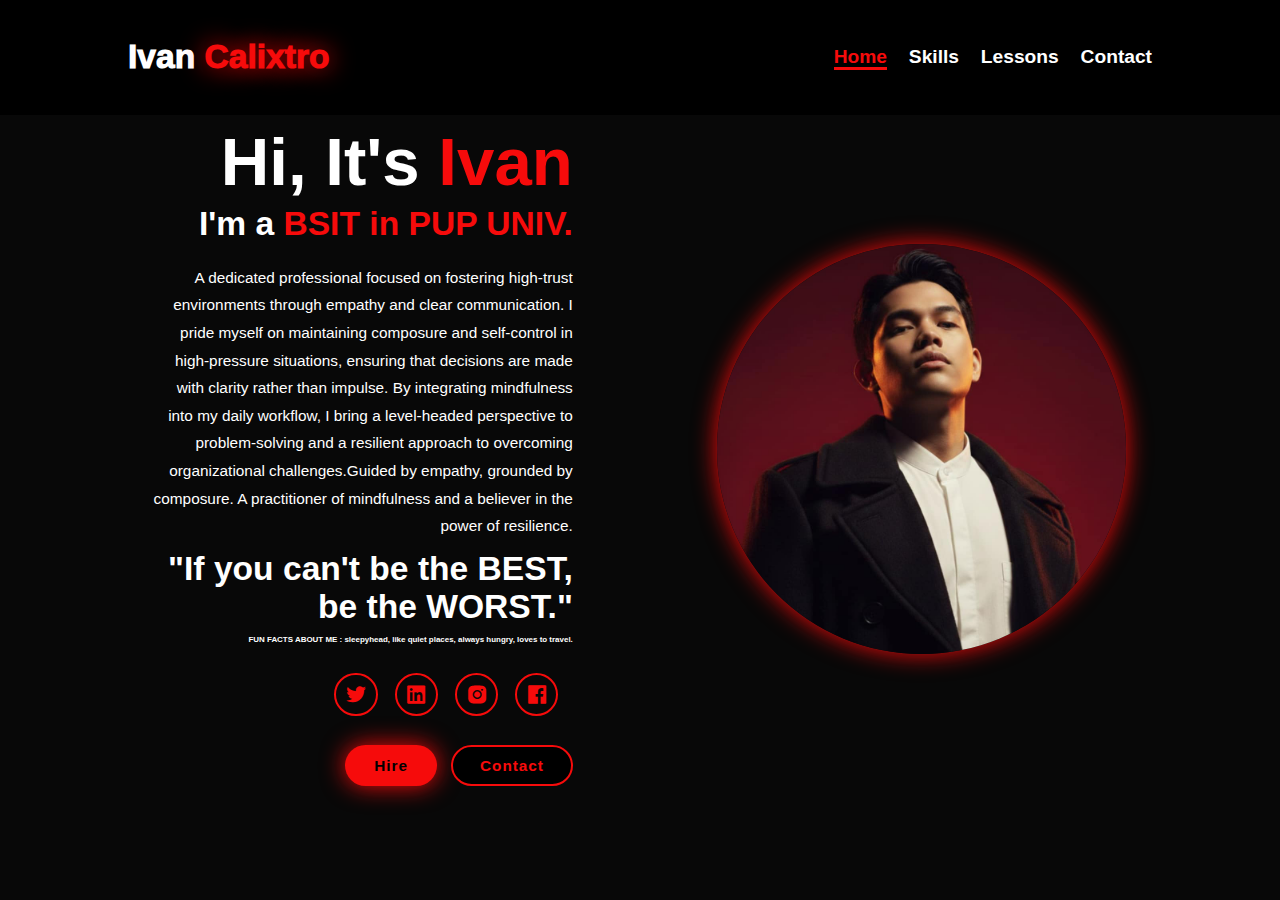
<file: index.html>
<!DOCTYPE html>
<html lang="en">
<head>
    <meta charset="UTF-8">
    <meta name="viewport" content="width=device-width, initial-scale=1.0">
    <title>PORTFOLIO</title>

   
    <link rel="stylesheet" href="stylec.css">

    
    <link href="https://unpkg.com/boxicons@2.1.4/css/boxicons.min.css" rel="stylesheet">
</head>
<body>

    <header class="header">
        <a href="#home" class="logo">
            Ivan <span>Calixtro</span>
        </a>

        

        <nav class="navbar">
            <a href="index.html" class="active">Home</a>
            <a href="skills.html">Skills</a>
            <a href="lessons.html">Lessons</a>
            <a href="contact.html">Contact</a>
        </nav>
    </header>

<section class="home" id="home">
  <div class="home-content">
    <h1>Hi, It's <span>Ivan</span></h1>
    <h3 class="text-animation">
      I'm a <span></span>
    </h3>
    <br>
    <p>A dedicated professional focused on fostering high-trust environments through empathy and clear communication. I pride myself on maintaining composure and self-control in high-pressure situations, ensuring that decisions are made with clarity rather than impulse. By integrating mindfulness into my daily workflow, I bring a level-headed perspective to problem-solving and a resilient approach to overcoming organizational challenges.Guided by empathy, grounded by composure. A practitioner of mindfulness and a believer in the power of resilience.
    </p>
    <h3>
        "If you can't be the BEST, be the WORST."
    </h3>
    <h5>
        FUN FACTS ABOUT ME : sleepyhead, like quiet places, always hungry, loves to travel.
    </h5>
    <div class="social-icons">
    <a href="#">
        <i class="bx bxl-twitter"></i>
        </a>
    <a href="#">
        <i class="bx bxl-linkedin-square"></i>
        </a>
    <a href="#">
            <i class="bx bxl-instagram-alt"></i>
        </a>
    <a href="#">
            <i class="bx bxl-facebook-square"></i>
        </a>
    </div>
    
  <div class="btn-group">
      <a href="#" class="btn">Hire</a>
      <a href="#contact" class="btn"Contact>Contact</a>
      </div>
      </div>
   <div class=home-img>
       <img src="image/ivan.jpg" alt="">
   </div>
</section>
</body>
</html>
</file>
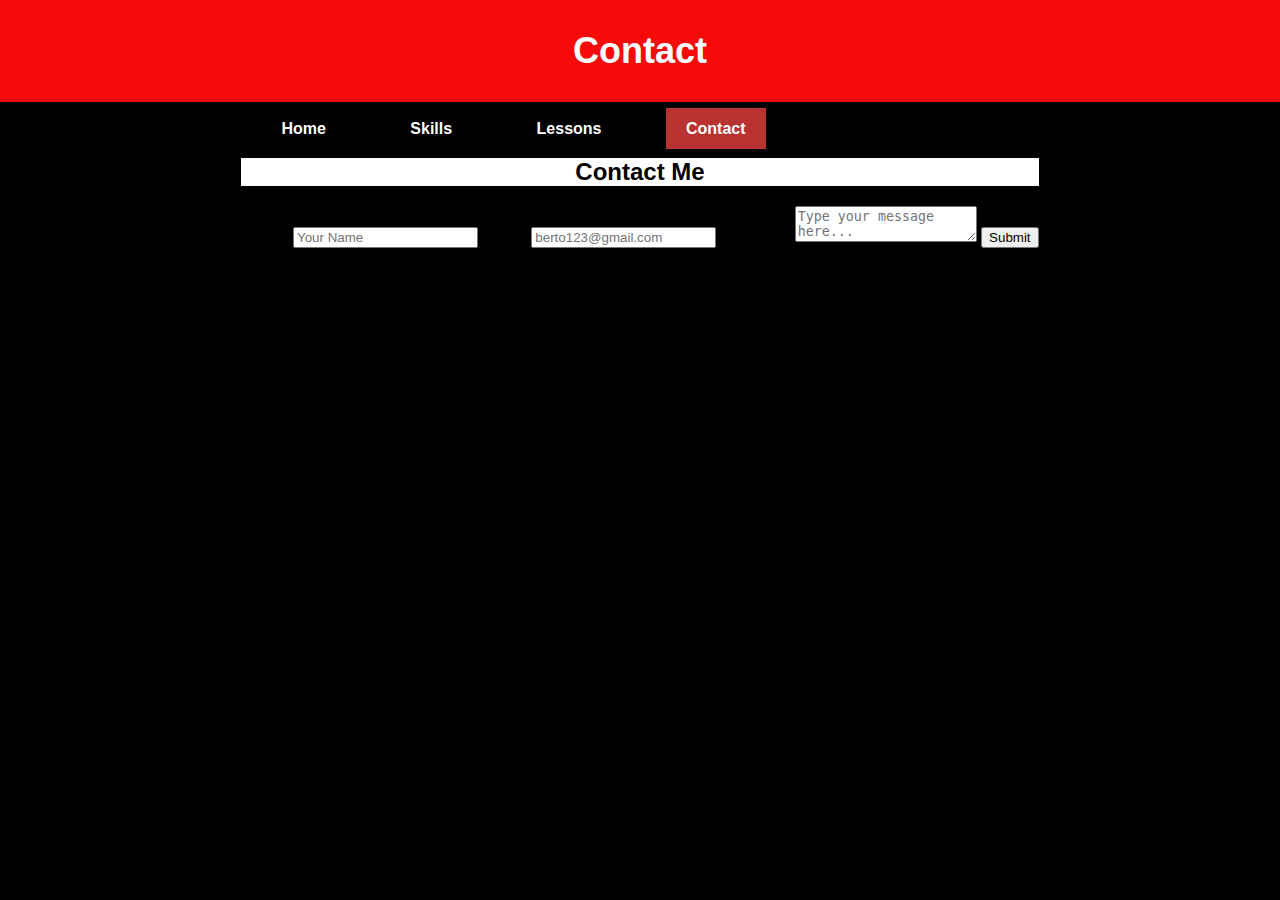
<file: contact.html>
<!DOCTYPE html>
<html lang="en">
<head>
    <meta charset="UTF-8">
    <title>My contact</title>
    </head>
    <link rel="stylesheet" href="contact.css">
</head>
<body>

    
    <header class="header">
        <h1>Contact</h1>
    </header>

<br>
 
    <main>
   
    <nav class="navbar">
        <ul class="nav-links">
            <li><a href="index.html">Home</a></li>
            <li><a href="skills.html">Skills</a></li>
            <li><a href="lessons.html">Lessons</a></li>
            <li><a href="contact.html"class="active">Contact</a></li>


  <section class="contact-section">
    <h2>Contact Me</h2>

    <form id="contact-form">
      <label for="visitor-name">Name:</label>
      <input type="text" id="visitor-name" placeholder="Your Name" required />

      <label for="visitor-email">Email:</label>
      <input type="email" id="visitor-email" placeholder="berto123@gmail.com" required />

      <label for="visitor-message">Message:</label>
      <textarea id="visitor-message" placeholder="Type your message here..." required></textarea>

      <button type="submit">Submit</button>

      <p id="form-feedback"></p>
    </form>
  </section>
</main>

<footer>
  &copy; <span id="year"></span> Ivan C. Calixtro Portfolio
</footer>

</body>
</html>
</file>
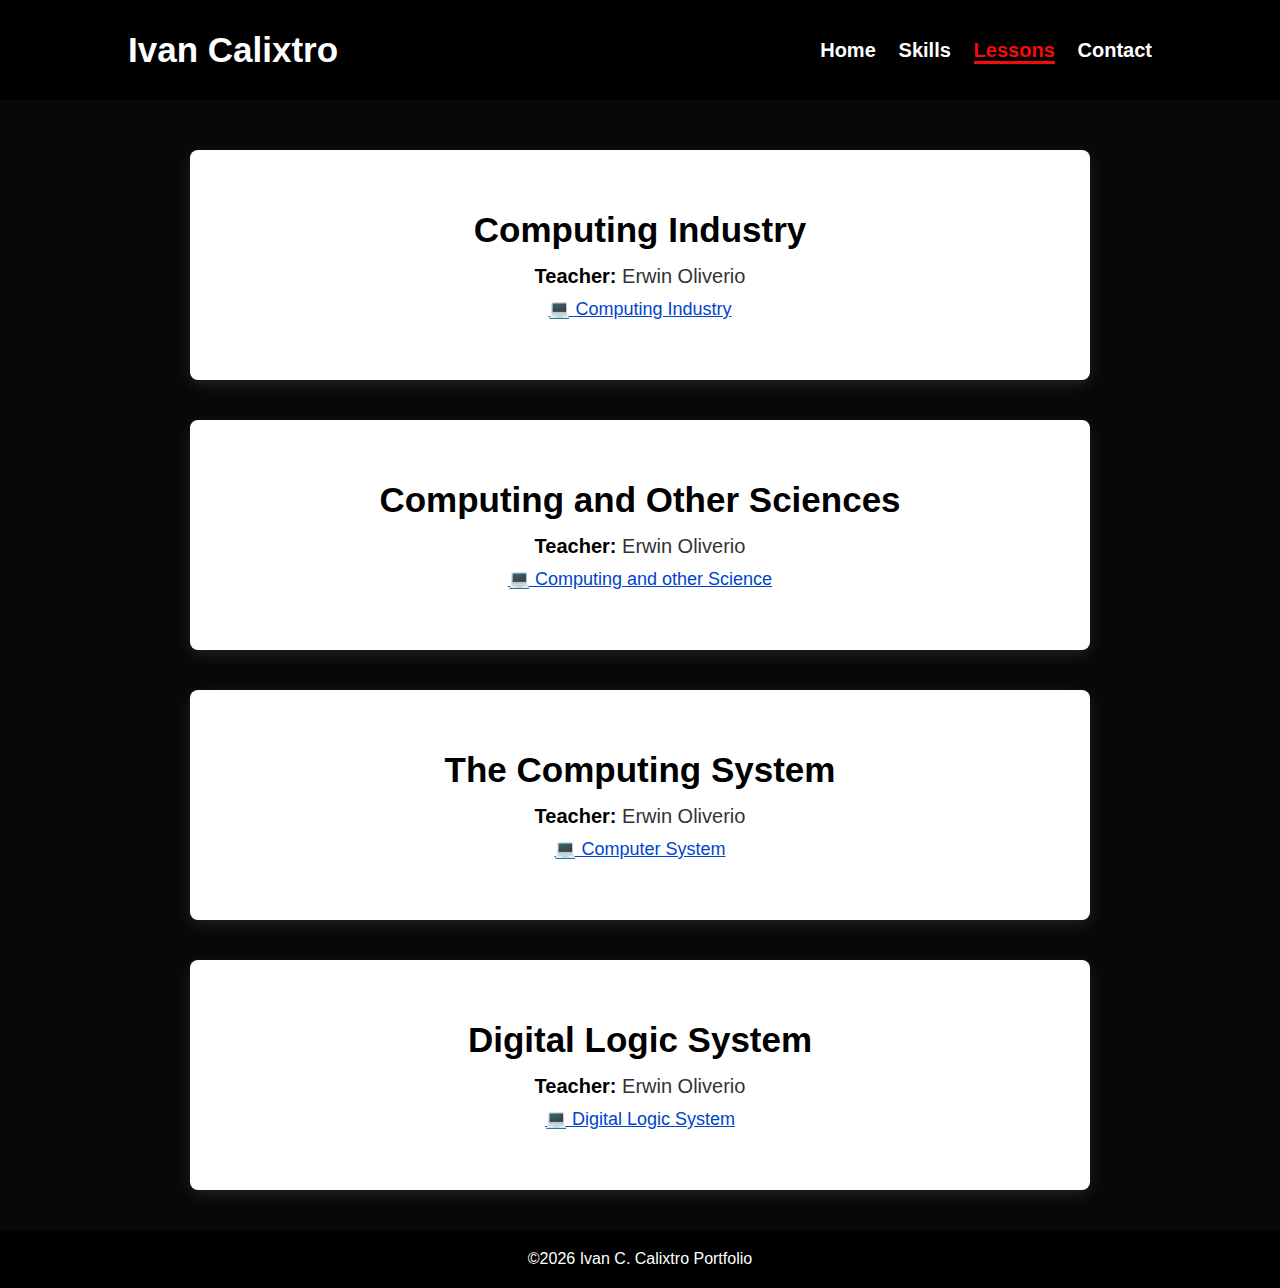
<file: lessons.html>
<!DOCTYPE html>
<html lang="en">
<head>
    <meta charset="UTF-8">
    <meta name="viewport" content="width=device-width, initial-scale=1.0">
    <title>PORTFOLIO - Lessons</title>
    <link rel="stylesheet" href="lessons.css">
    <link href="https://unpkg.com/boxicons@2.1.4/css/boxicons.min.css" rel="stylesheet">
</head>
<body>

    <header class="header">
        <a href="#" class="logo">Ivan <span>Calixtro</span></a>
        <nav class="navbar">
            <a href="index.html">Home</a>
            <a href="skills.html">Skills</a>
            <a href="lessons.html" class="active">Lessons</a>
            <a href="contact.html">Contact</a>
        </nav>
    </header>

    <main>
        <div class="lesson">
            <h2>Computing Industry</h2>
            <p><span>Teacher:</span> Erwin Oliverio</p>
            <a href="https://www.sciencedirect.com/topics/computer-science/computer-industry"><span>💻 Computing Industry</span></a>
        </div>

        <div class="lesson">
            <h2>Computing and Other Sciences</h2>
            <p><span>Teacher:</span> Erwin Oliverio</p>
            <a href="https://www.sciencedirect.com/topics/computer-science/computer-science"><span>💻 Computing and other Science</span></a>
        </div>

        <div class="lesson">
            <h2>The Computing System</h2>
            <p><span>Teacher:</span> Erwin Oliverio</p>
            <a href="#"><span>💻 Computer System</span></a>
        </div>

        <div class="lesson">
            <h2>Digital Logic System</h2>
            <p><span>Teacher:</span> Erwin Oliverio</p>
            <a href="https://learn.sparkfun.com/tutorials/digital-logic/all"><span>💻 Digital Logic System</span></a>
        </div> 
    </main>

    <footer class="footer-text">
        ©2026 Ivan C. Calixtro Portfolio
    </footer>

</body>

</html>
</file>
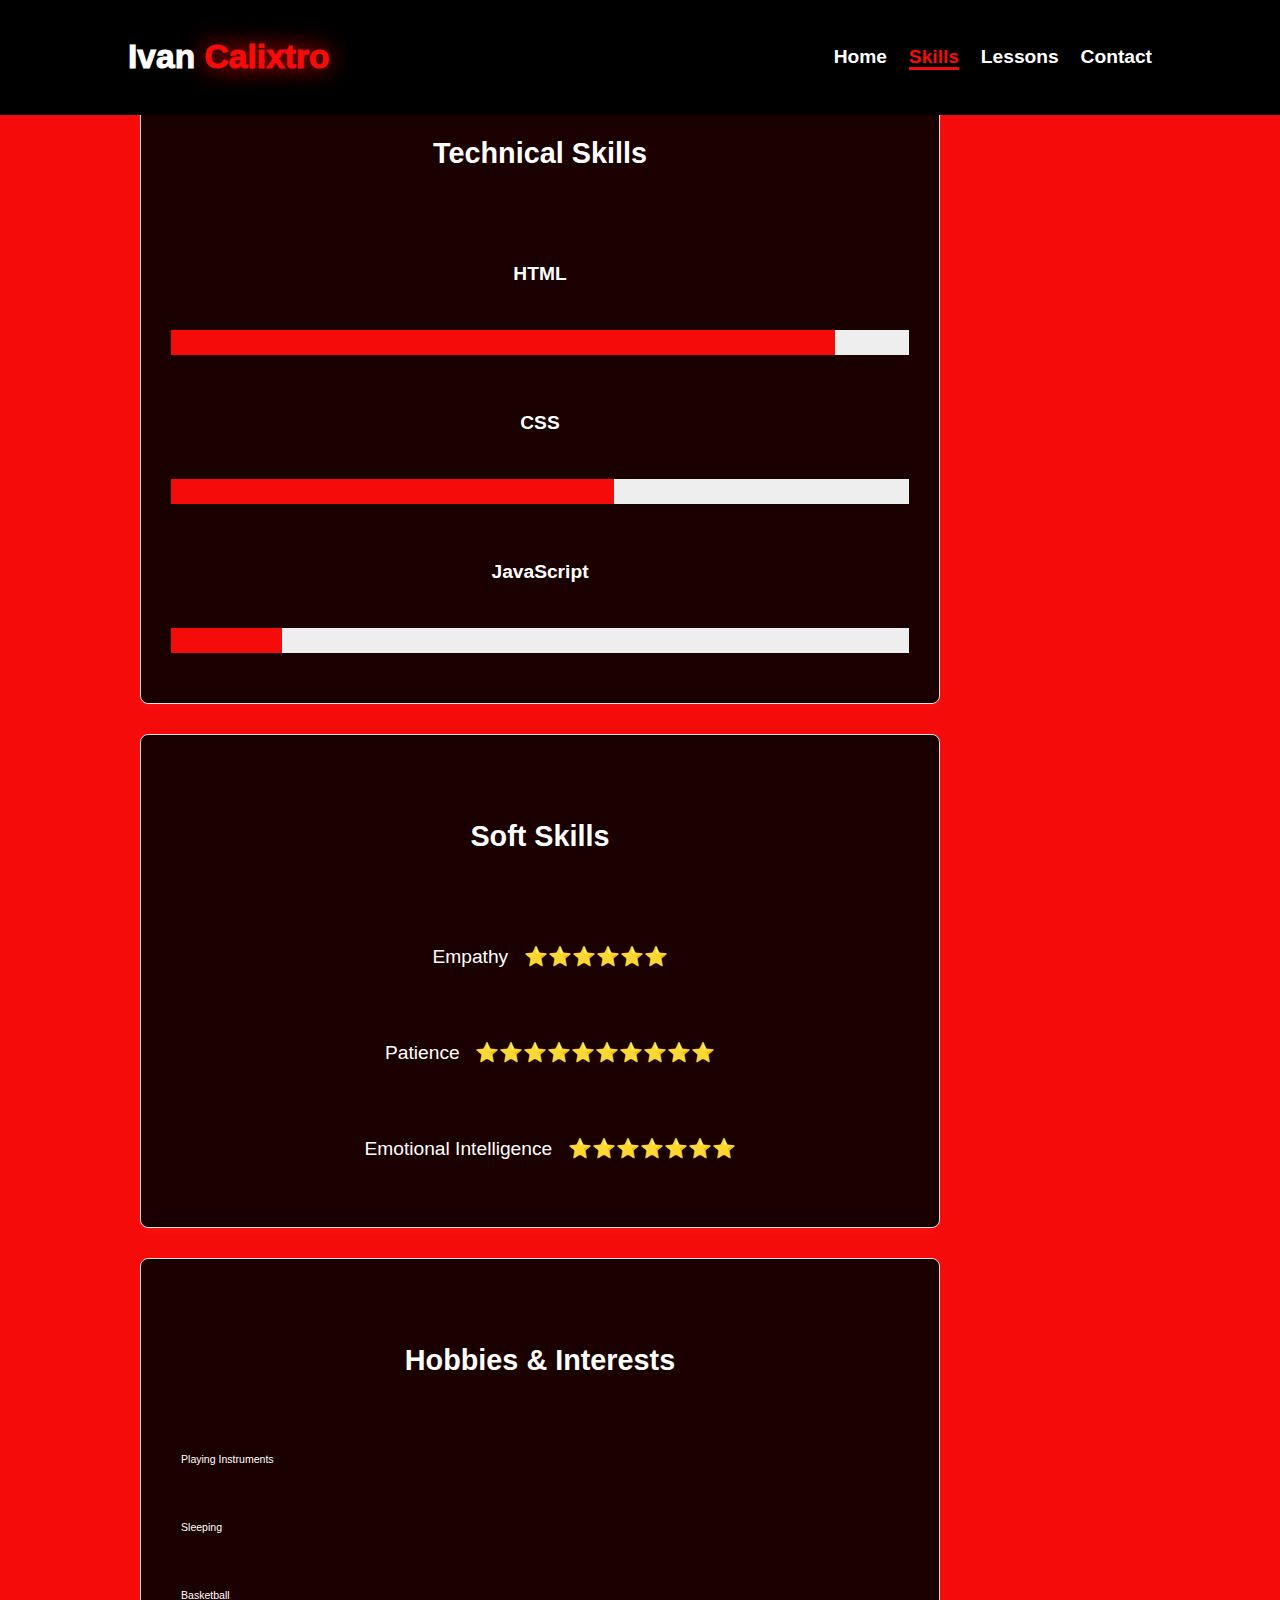
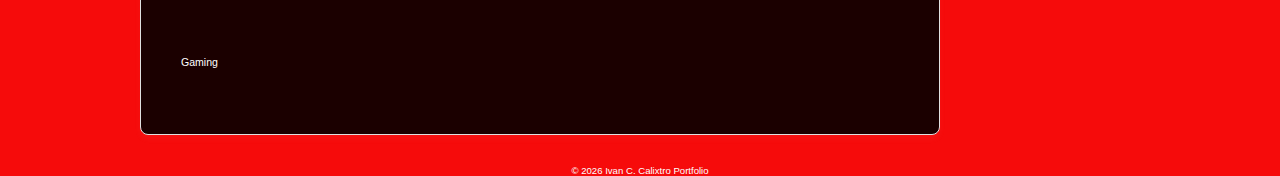
<file: skills.html>
x<!DOCTYPE html>
<html lang="en">
<head>
    <meta charset="UTF-8">
    <meta name="viewport" content="width=device-width, initial-scale=1.0">
    <title>PORTFOLIO</title>

   
    <link rel="stylesheet" href="skills.css">

    
    <link href="https://unpkg.com/boxicons@2.1.4/css/boxicons.min.css" rel="stylesheet">
</head>
<body>

    <header class="header">
        <a href="#skills" class="logo">
            Ivan <span>Calixtro</span>
        </a>

        

        <nav class="navbar">
            <a href="index.html">Home</a>
            <a href="skills.html" class="active">Skills</a>
            <a href="lessons.html">Lessons</a>
            <a href="contact.html">Contact</a>
        </nav>
    </header>
<center>
<section class="bars">
    <main class="container">
        <section class="card">
            <h2>Technical Skills</h2>
            
            <div class="skill-item">
                <p>HTML</p>
                <div class="progress-bar">
                    <div class="progress" style="width: 90%;"></div>
                </div>
            </div>

            <div class="skill-item">
                <p>CSS</p>
                <div class="progress-bar">
                    <div class="progress" style="width: 60%;"></div>
                </div>
            </div>

            <div class="skill-item">
                <p>JavaScript</p>
                <div class="progress-bar">
                    <div class="progress" style="width: 15%;"></div>
                </div>
            </div>
        </section>
        <section class="card">
            <h2>Soft Skills</h2>
            <ul class="soft-skills-list">
                <p>Empathy <span class="stars">⭐⭐⭐⭐⭐⭐</span></p>
                <p>Patience <span class="stars">⭐⭐⭐⭐⭐⭐⭐⭐⭐⭐</span></p>
                <p>Emotional Intelligence <span class="stars">⭐⭐⭐⭐⭐⭐⭐</span></p>
            </ul>
        </section>
        
        <section class="card">
            <h2>Hobbies & Interests</h2>
            <ul class="hobbies-list">
                <p>Playing Instruments</p>
                <p>Sleeping</p>
                <p>Basketball</p>
                <p>Gaming</p>
            </ul>
        </section>
        
    </main>
</section>
    <footer class="footer">
        <p>© 2026 Ivan C. Calixtro Portfolio</p>

    </footer>
</center>   
    </section>
    <script src="script2.js"></script>
</body>
</html>
</file>
<file: stylec.css>
* {
    margin: 0;
    padding: 0;
    box-sizing: border-box;
    text-decoration: none;
    border: none;
    outline: none;
    scroll-behavior: smooth;
    font-family: "Poppins", sans-serif;
}

:root {
    --bg-color: #080808;
    --second-bg-color: #1b0000;
    --text-color: white;
    --main-color: #f60b0b;
}

html {
    font-size: 60%;
    overflow-x: hidden;
}

body {
    background: var(--bg-color);
    color: var(--text-color);
}

.header {
    position: fixed;
    top: 0;
    left: 0;
    padding: 4rem 10% 4rem;
    background: black;
    backdrop-filter: blur(10px);
    display: flex;
    justify-content: space-between;
    align-items: center;
    z-index: 100;
    width: 100%;
}
.logo{
  font-size: 3.5rem;
  color: var(--text-color);
  font-weight: 1000;
  cursor: pointer;
  transition: 0.3s ease;
}

.logo:hover {
    transform: scale(1.1);
}

.logo span {
    text-shadow: 0 0 25px var(--main-color);
}

.navbar a {
    font-size: 2rem;
    color: var(--text-color);
    margin-left: 2rem;
    font-weight: 700;
    transition: 0.3s ease;
    border-bottom: 3px solid transparent;
}

.navbar a:hover,
.navbar a.active {
    color: var(--main-color);
    border-bottom: 3px solid var(--main-color);
}
#menu-icon{
    font-size: 3.6rem;
    color: var(--main-color);
    display: none;
}
section{
    min-height: 100vh;
    padding: 10rem 12% 10rem;
}
.home{
    display: flex;
    align-items: center;
    justify-content: center;
    gap: 15rem;
}
.home-content{
    display: flex;
    flex-direction: column;
    align-items: flex-end;
    text-align: right;
    justify-content: center;
}
span{
    color: var(--main-color);
}
.logo span{
    color: var(--main-color);
}
.home-content h3{
    margin-bottom: 1rem;
    margin-top: 1rem;
    font-size: 3.5rem;
}
.home-content h1{
    font-size: 7rem;
    font-weight: 700;
    margin-top: 1.5rem;
    line-height: 1;
}
.home-img img{
    position: relative;
    width: 32vw;
    border-radius: 50%;
    box-shadow: 0 0 25px var(--main-color);
    cursor: pointer;
    transition: 0.4 ease-in-out;
}
.home-img img:hover{
    box-shadow: 0 0 15px var(--main-color),
                0 0 30px var(--main-color),
                0 0 70px var(--main-color);
}
.home-content p {
    font-size: 1.6rem;
    font-weight: 500;
    line-height: 1.8;
    max-width: 1000px;
}
.social-icons a{
    display: inline-flex;
    justify-content: center;
    align-items: center;
    width: 4.5rem;
    height: 4.5rem;
    background: transparent;
    border: 2px solid var(--main-color);
    font-size: 2.5rem;
    border-radius: 50%;
    color: var(--main-color);
    margin: 3rem 1.5rem 3rem 0;
    transition: 0.3s ease;
}
.social-icons a:hover {
    color: var(--text-color);
    transform: scale(1.3) translateY(-5px);
    box-shadow: 0 0 25px var(--main-color);
    background: var(--main-color);
}
.btn {
    display: inline-block;
    padding: 1rem 2.8rem;
    background: var(--main-color);
    box-shadow: 0 0 25px var(--main-color);
    border-radius: 4rem;
    font-size: 1.6rem;
    color: Black;
    border: 2px solid transparent;
    letter-spacing: 0.1rem;
    font-weight: 600;
    transition: 0.3s ease-in-out;
    cursor: pointer;
}
.btn:hover {
    transform: scale(1.05);
    box-shadow: 0 0 50px var(--main-color);
}
.btn-group {
    display: flex;
    align-items: center;
    gap: 1.5rem;
}
.btn-group a:nth-of-type(2) {
    background-color: black;
    color: var(--main-color);
    border: 2px solid var(--main-color);
    box-shadow: 0 0 25px transparent;
}
.btn-group a:nth-of-type(2):hover {
    box-shadow: 0 0 25px var(--main-color);
    background-color: var(--main-color);
    color: black;
}
.text-animation {
    font-size: 34px;
    font-weight: 600;
    min-width: 280px;
}
.text-animation span {
    position: relative;
}
.text-animation span::before {
    content: "BSIT in PUP UNIV.";
    color: var(--main-color);
    animation: words 20s infinite;

}
</file>
<file: contact.css>
body {
    margin: 0;
    font-family: Arial, serif;
    background-color: #000000;
}

.header {
    background:  #f60b0b;
    color: rgb(255, 255, 255);
    text-align: center;
    padding: 30px 0;
    width: 100%;
    
}

.header h1 {
    margin: 0;
    font-size: 36px;
}

.header p {
    margin: 5px 0 0;
    font-size: 16px;
}


.navbar {
    background-color: #000000b1;
    display: flex;
    justify-content: center;
}

.navbar a {
    color: rgb(0, 0, 0);
    padding: 12px 20px;
    text-decoration: none;
}

.navbar a:hover,
.navbar a.active {
    background-color: #b93232;
}



.nav-links {
    list-style: none;
    padding: 0;
    margin: 0;
}

.nav-links li {
    display: inline;
    margin: 0 20px;
}

.nav-links a {
    color: rgb(255, 255, 255);
    text-decoration: none;
    font-weight: bold;
}

h2 {
    color: #000000;
    text-align: center;
    margin-top: 20px;
    background-color: #ffffff;
}

p {
    color: #000000;
    line-height: 1.6;
    background-color: #ffffff;
    padding: 0 20px;
    margin: auto;
}

.lesson {
    background-color: white;
    width: 50%;
    margin: auto;
    padding: 50px;
    border-radius: 4px;
    margin-top: 20px;
}


.lesson h2 {
    margin-top: 20px;
}
</file>
<file: lessons.css>
* {
    margin: 0;
    padding: 0;
    box-sizing: border-box;
    text-decoration: none;
    border: none;
    outline: none;
    scroll-behavior: smooth;
    font-family: "Poppins", sans-serif;
}

:root {
    --bg-color: #080808;
    --second-bg-color: #ffffff; 
    --text-color: white;
    --main-color: #f60b0b;
}

html {
    font-size: 62.5%; 
    overflow-x: hidden;
}

body {
    background: var(--bg-color);
    color: var(--text-color);
    padding-top: 15rem; 
}


.header {
    position: fixed;
    top: 0;
    left: 0;
    padding: 3rem 10%;
    background: black;
    display: flex;
    justify-content: space-between;
    align-items: center;
    z-index: 100;
    width: 100%;
}

.logo {
    font-size: 3.5rem;
    color: var(--text-color);
    font-weight: 800;
}

.navbar a {
    font-size: 2rem;
    color: var(--text-color);
    margin-left: 2rem;
    font-weight: 700;
}

.navbar a.active {
    color: var(--main-color);
    border-bottom: 3px solid var(--main-color);
}


.lesson {
    background-color: var(--second-bg-color);
    color: #000000; 
    max-width: 900px;
    margin: 0 auto 4rem auto;
    padding: 6rem 3rem;
    border-radius: 8px;
    text-align: center;
    box-shadow: 0 5px 15px rgba(255, 255, 255, 0.1);
}

.lesson h2 {
    font-size: 3.5rem;
    margin-bottom: 1.5rem;
    color: #000;
}

.lesson p {
    font-size: 2rem;
    margin-bottom: 1rem;
    color: #333;
}

.lesson p span {
    color: #000; 
    font-weight: 600;
}

.lesson a span {
    font-size: 1.8rem;
    color: #0044cc; 
    text-decoration: underline;
}


.footer-text {
    display: block;
    color: white;
    background: #000;
    padding: 2rem;
    font-size: 1.6rem;
    text-align: center;
    width: 100%;
}
</file>
<file: skills.css>
* {
    margin: 0;
    padding: 0;
    box-sizing: border-box;
    text-decoration: none;
    border: none;
    outline: none;
    scroll-behavior: smooth;
    font-family: "Poppins", sans-serif;
}

:root {
    --bg-color: #080808;
    --second-bg-color: #1b0000;
    --text-color: white;
    --main-color: #f60b0b;
}

html {
    font-size: 60%;
    overflow-x: hidden;
}

body {
    background: var(--main-color);
    color: var(--text-color);
}

.header {
    position: fixed;
    top: 0;
    left: 0;
    padding: 4rem 10% 4rem;
    background: black;
    backdrop-filter: blur(10px);
    display: flex;
    justify-content: space-between;
    align-items: center;
    z-index: 100;
    width: 100%;
}
.logo{
  font-size: 3.5rem;
  color: var(--text-color);
  font-weight: 1000;
  cursor: pointer;
  transition: 0.3s ease;
}

.logo:hover {
    transform: scale(1.1);
}

.logo span {
    text-shadow: 0 0 25px var(--main-color);
}

.navbar a {
    font-size: 2rem;
    color: var(--text-color);
    margin-left: 2rem;
    font-weight: 700;
    transition: 0.3s ease;
    border-bottom: 3px solid transparent;
}
.navbar a:hover,
.navbar a.active {
    color: var(--main-color);
    border-bottom: 3px solid var(--main-color);
}
span{
    color: var(--main-color);
}
.logo span{
    color: var(--main-color);
}
.container {
    width: 80%;
    max-width: 800px;
    margin-top: 40px;
}
.card {
    background: var(--second-bg-color);
    border: 1px solid #e0e0e0;
    border-radius: 8px;
    padding: 30px;
    margin-bottom: 30px;
    box-shadow: 0 4px 6px rgba(209, 193, 193, 0.05);
}

h2 {
    margin-top: 0;
    color: #ffffff;
}

.skill-item {
    margin-bottom: 20px;
}

.skill-item p {
    margin-bottom: 8px;
    font-weight: bold;
}

.progress-bar {
    background-color: #eee;
    height: 25px;
    width: 100%;
}

.progress {
    background-color: var(--main-color); 
    height: 100%;
}

.soft-skills-list {
    list-style: disc;
    padding-left: 20px;
}

.soft-skills-list li {
    margin-bottom: 10px;
    font-size: 1.1rem;
}

.stars {
    color: #f1c40f;
    margin-left: 10px;
}

header .skill-item  {
    width: 150px;
    height: 150px;
    border-radius: 50%;
    object-fit: cover;
    border: 4px solid #66c2a5;
}

.hobbies-list {
    list-style: none;
    padding-left: 10px;
}

.hobbies-list p {
    margin-bottom: 15px;
    font-size: 1.1rem;
    display: flex;
    text-align: center;
}

.hobby-icon {
    font-size: 1.4rem;
    margin-right: 15px;
    width: 25px;
    text-align: center;
}

.a2{
    color: rgb(255, 255, 255); 
    text-align: center;
    background-color: #000000;
    padding: 5px;
    width: 100%;
}
.bars {
   text-align: center;
    font-size: 2rem;
    font-weight: 500;
    line-height: 5;
    max-width: 1000px;
}
</file>
